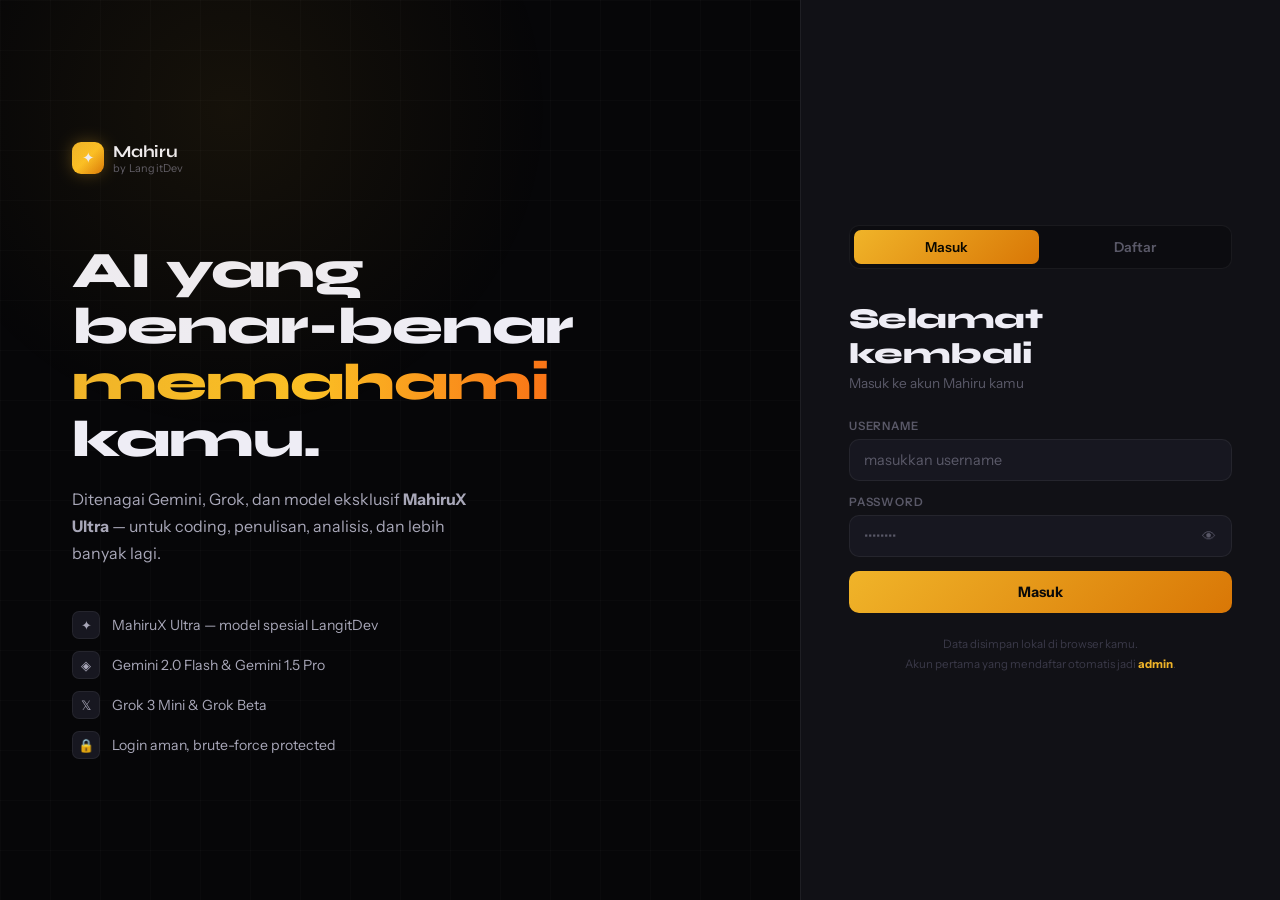
<file: index.html>
<!DOCTYPE html>
<html lang="id">
<head>
  <meta charset="UTF-8">
  <meta name="viewport" content="width=device-width, initial-scale=1.0">
  <title>Mahiru AI — LangitDev</title>
  <link rel="stylesheet" href="assets/style.css">
  <style>
    body { display:flex; min-height:100vh; overflow:hidden; }

    .left {
      flex:1; display:flex; flex-direction:column; justify-content:center;
      padding:64px 72px; position:relative; overflow:hidden; z-index:1;
    }
    .left::before {
      content:''; position:absolute; top:-240px; left:-120px;
      width:700px; height:700px;
      background:radial-gradient(circle, rgba(240,180,41,0.07) 0%, transparent 65%);
      pointer-events:none;
    }
    .brand-wrap { margin-bottom:68px; }
    .hero {
      font-family:'Syne',sans-serif; font-size:clamp(2.4rem,4vw,3.6rem);
      font-weight:800; line-height:1.1; letter-spacing:-0.02em; margin-bottom:18px;
    }
    .hero .hl {
      background:linear-gradient(90deg,#f0b429,#fbbf24,#f97316);
      -webkit-background-clip:text; -webkit-text-fill-color:transparent; background-clip:text;
    }
    .hero-sub { font-size:1rem; color:var(--text2); line-height:1.7; max-width:400px; margin-bottom:44px; }
    .feature-list { display:flex; flex-direction:column; gap:12px; }
    .feature-item { display:flex; align-items:center; gap:12px; font-size:0.88rem; color:var(--text2); }
    .feature-dot {
      width:28px; height:28px; border-radius:7px; background:var(--surface2);
      border:1px solid var(--border); display:flex; align-items:center; justify-content:center;
      font-size:13px; flex-shrink:0;
    }

    .right {
      width:480px; min-height:100vh; background:var(--surface);
      border-left:1px solid var(--border); display:flex; flex-direction:column;
      justify-content:center; padding:52px 48px; position:relative; z-index:1; overflow-y:auto;
    }
    .tabs {
      display:flex; background:var(--bg2); border:1px solid var(--border);
      border-radius:var(--radius); padding:4px; margin-bottom:32px; gap:4px;
    }
    .tab {
      flex:1; padding:9px; border-radius:7px; background:transparent; color:var(--muted);
      font-size:0.86rem; font-weight:600; transition:all 0.2s;
    }
    .tab.active { background:linear-gradient(135deg,#f0b429,#d97706); color:#0a0800; }

    .form-title {
      font-family:'Syne',sans-serif; font-size:1.8rem; font-weight:800;
      letter-spacing:-0.02em; margin-bottom:4px;
    }
    .form-subtitle { font-size:0.85rem; color:var(--muted); margin-bottom:28px; }

    .password-wrap { position:relative; }
    .password-wrap input { padding-right:42px; }
    .eye-btn {
      position:absolute; right:12px; top:50%; transform:translateY(-50%);
      background:none; color:var(--muted); font-size:14px; padding:4px; transition:color 0.15s;
    }
    .eye-btn:hover { color:var(--text); }

    .pw-strength { margin-top:6px; font-size:0.72rem; height:22px; }
    .strength-bar { height:3px; border-radius:2px; background:var(--surface3); margin-top:5px; overflow:hidden; }
    .strength-fill { height:100%; border-radius:2px; transition:width 0.3s, background 0.3s; }

    .form-panel { display:none; }
    .form-panel.active { display:block; }

    .footer-note { margin-top:22px; font-size:0.72rem; color:var(--muted2); text-align:center; line-height:1.7; }

    .lockscreen { display:none; text-align:center; padding:20px 0; }
    .lockscreen.show { display:block; }
    .lock-icon { font-size:48px; margin-bottom:16px; }
    .lock-timer { font-family:'Syne',sans-serif; font-size:2rem; font-weight:700; color:var(--red); margin:12px 0; }

    @media(max-width:768px) { .left{display:none;} .right{width:100%;padding:36px 24px;} }
  </style>
</head>
<body class="grid-bg">
  <div class="left">
    <div class="brand-wrap">
      <div class="mahiru-mark">
        <div class="logo">✦</div>
        <div><div class="name">Mahiru</div><span class="sub">by LangitDev</span></div>
      </div>
    </div>
    <h1 class="hero">AI yang<br>benar-benar<br><span class="hl">memahami</span><br>kamu.</h1>
    <p class="hero-sub">Ditenagai Gemini, Grok, dan model eksklusif <strong>MahiruX Ultra</strong> — untuk coding, penulisan, analisis, dan lebih banyak lagi.</p>
    <div class="feature-list">
      <div class="feature-item"><div class="feature-dot">✦</div>MahiruX Ultra — model spesial LangitDev</div>
      <div class="feature-item"><div class="feature-dot">◈</div>Gemini 2.0 Flash &amp; Gemini 1.5 Pro</div>
      <div class="feature-item"><div class="feature-dot">𝕏</div>Grok 3 Mini &amp; Grok Beta</div>
      <div class="feature-item"><div class="feature-dot">🔒</div>Login aman, brute-force protected</div>
    </div>
  </div>

  <div class="right">
    <div class="tabs">
      <button class="tab active" id="tabLogin" onclick="switchTab('login')">Masuk</button>
      <button class="tab" id="tabRegister" onclick="switchTab('register')">Daftar</button>
    </div>

    <div class="lockscreen" id="lockscreen">
      <div class="lock-icon">🔒</div>
      <div class="form-title">Akun Terkunci</div>
      <p class="form-subtitle">Terlalu banyak percobaan login yang gagal.</p>
      <div class="lock-timer" id="lockTimer">15:00</div>
      <p style="font-size:0.82rem;color:var(--muted)">Coba kembali setelah timer selesai.</p>
    </div>

    <div class="form-panel active" id="loginPanel">
      <h2 class="form-title">Selamat kembali</h2>
      <p class="form-subtitle">Masuk ke akun Mahiru kamu</p>
      <div class="form-group">
        <label>Username</label>
        <input type="text" id="loginUser" placeholder="masukkan username" autocomplete="username" maxlength="20">
      </div>
      <div class="form-group">
        <label>Password</label>
        <div class="password-wrap">
          <input type="password" id="loginPass" placeholder="••••••••" autocomplete="current-password">
          <button class="eye-btn" onclick="togglePw('loginPass',this)" type="button">👁</button>
        </div>
      </div>
      <button class="btn-primary" id="loginBtn" onclick="handleLogin()">
        <span id="loginBtnText">Masuk</span>
        <span class="spinner hidden" id="loginSpinner"></span>
      </button>
    </div>

    <div class="form-panel" id="registerPanel">
      <h2 class="form-title">Buat Akun</h2>
      <p class="form-subtitle">Bergabung dengan Mahiru AI gratis</p>
      <div class="form-group">
        <label>Nama Lengkap</label>
        <input type="text" id="regName" placeholder="nama kamu" autocomplete="name" maxlength="40">
      </div>
      <div class="form-group">
        <label>Username</label>
        <input type="text" id="regUser" placeholder="3–20 karakter, huruf/angka/_" autocomplete="username" maxlength="20" oninput="checkUsernameAvail(this.value)">
        <div class="text-xs" id="usernameStatus" style="margin-top:5px;height:14px"></div>
      </div>
      <div class="form-group">
        <label>Password</label>
        <div class="password-wrap">
          <input type="password" id="regPass" placeholder="min. 8 karakter, kapital + angka" autocomplete="new-password" oninput="checkPwStrength(this.value)">
          <button class="eye-btn" onclick="togglePw('regPass',this)" type="button">👁</button>
        </div>
        <div class="pw-strength">
          <div id="pwStrengthText" class="text-xs text-muted"></div>
          <div class="strength-bar"><div class="strength-fill" id="pwStrengthBar" style="width:0%"></div></div>
        </div>
      </div>
      <button class="btn-primary" id="registerBtn" onclick="handleRegister()">
        <span id="registerBtnText">Buat Akun</span>
        <span class="spinner hidden" id="registerSpinner"></span>
      </button>
    </div>

    <div class="footer-note" id="footerNote">
      Data disimpan lokal di browser kamu.<br>
      Akun pertama yang mendaftar otomatis jadi <strong style="color:var(--gold)">admin</strong>.
    </div>
  </div>

  <div class="toast" id="toast"></div>
  <script src="assets/auth.js"></script>
  <script>
    if (MahiruAuth.getSession()) window.location.href = 'chat.html';

    function switchTab(tab) {
      ['login','register'].forEach(t => {
        document.getElementById(t+'Panel').classList.toggle('active', t===tab);
        document.getElementById('tab'+t.charAt(0).toUpperCase()+t.slice(1)).classList.toggle('active', t===tab);
      });
    }

    function toast(msg, type='error') {
      const el=document.getElementById('toast');
      el.textContent=msg; el.className=`toast ${type} show`;
      setTimeout(()=>el.classList.remove('show'),3500);
    }

    function setLoading(id,on) {
      document.getElementById(id+'Btn').disabled=on;
      document.getElementById(id+'BtnText').classList.toggle('hidden',on);
      document.getElementById(id+'Spinner').classList.toggle('hidden',!on);
    }

    function togglePw(id,btn) {
      const inp=document.getElementById(id);
      inp.type=inp.type==='password'?'text':'password';
      btn.textContent=inp.type==='password'?'👁':'🙈';
    }

    function checkPwStrength(pw) {
      let s=0;
      if(pw.length>=8)s++; if(/[A-Z]/.test(pw))s++; if(/[0-9]/.test(pw))s++;
      if(/[^A-Za-z0-9]/.test(pw))s++; if(pw.length>=12)s++;
      const cfgs=[
        {w:'0%',c:'transparent',t:''},
        {w:'25%',c:'var(--red)',t:'Lemah'},
        {w:'50%',c:'#f97316',t:'Sedang'},
        {w:'75%',c:'#facc15',t:'Kuat'},
        {w:'100%',c:'var(--green)',t:'Sangat Kuat'},
        {w:'100%',c:'var(--green)',t:'Sangat Kuat ✓'},
      ];
      const c=cfgs[Math.min(s,5)];
      document.getElementById('pwStrengthBar').style.cssText=`width:${c.w};background:${c.c}`;
      const t=document.getElementById('pwStrengthText');
      t.textContent=c.t; t.style.color=c.c;
    }

    let uct;
    function checkUsernameAvail(val) {
      clearTimeout(uct);
      const el=document.getElementById('usernameStatus');
      if(!val){el.textContent='';return;}
      if(!/^[a-zA-Z0-9_]+$/.test(val)||val.length<3){
        el.style.color='var(--red)';el.textContent='✗ Hanya huruf/angka/_ (min. 3)';return;
      }
      uct=setTimeout(()=>{
        const users=MahiruAuth.getUsers();
        if(users[val.toLowerCase()]){
          el.style.color='var(--red)';el.textContent='✗ Username sudah digunakan';
        } else {
          el.style.color='var(--green)';el.textContent='✓ Username tersedia';
        }
      },400);
    }

    async function handleLogin() {
      const user=document.getElementById('loginUser').value.trim();
      const pass=document.getElementById('loginPass').value;
      if(!user||!pass) return toast('Isi username dan password');
      setLoading('login',true);
      const res=await MahiruAuth.login(user,pass);
      setLoading('login',false);
      if(!res.ok){ if(res.locked)showLockscreen(user); else toast(res.msg); return; }
      toast('Selamat datang, '+res.session.name+'!','success');
      setTimeout(()=>window.location.href='chat.html',900);
    }

    async function handleRegister() {
      const name=document.getElementById('regName').value.trim();
      const user=document.getElementById('regUser').value.trim();
      const pass=document.getElementById('regPass').value;
      setLoading('register',true);
      const res=await MahiruAuth.register(name,user,pass);
      setLoading('register',false);
      if(!res.ok) return toast(res.msg);
      toast(res.msg,'success');
      setTimeout(()=>switchTab('login'),1200);
    }

    function showLockscreen(username) {
      document.getElementById('loginPanel').classList.remove('active');
      document.getElementById('lockscreen').classList.add('show');
      document.getElementById('footerNote').style.display='none';
      const iv=setInterval(()=>{
        const lockouts=JSON.parse(localStorage.getItem('mhr_lockouts')||'{}');
        const l=lockouts[username?.toLowerCase()];
        if(!l||Date.now()>l.until){
          clearInterval(iv);
          document.getElementById('lockscreen').classList.remove('show');
          document.getElementById('loginPanel').classList.add('active');
          document.getElementById('footerNote').style.display='';
          toast('Akun bisa digunakan kembali','info');
          return;
        }
        const rem=l.until-Date.now();
        const m=Math.floor(rem/60000), s=Math.floor((rem%60000)/1000);
        document.getElementById('lockTimer').textContent=`${String(m).padStart(2,'0')}:${String(s).padStart(2,'0')}`;
      },1000);
    }

    document.addEventListener('keydown',e=>{
      if(e.key!=='Enter') return;
      document.getElementById('loginPanel').classList.contains('active') ? handleLogin() : handleRegister();
    });
  </script>
</body>
</html>
</file>
<file: assets/style.css>
/* ══════════════════════════════════════════════════════
   style.css — Mahiru AI Shared Styles
   LangitDev © 2025
   ══════════════════════════════════════════════════════ */

@import url('https://fonts.googleapis.com/css2?family=Syne:wght@400;500;600;700;800&family=Instrument+Sans:ital,wght@0,400;0,500;0,600;1,400&display=swap');

*, *::before, *::after { box-sizing: border-box; margin: 0; padding: 0; }

:root {
  --bg:        #060608;
  --bg2:       #0c0c10;
  --surface:   #111116;
  --surface2:  #171720;
  --surface3:  #1d1d28;
  --border:    rgba(255,255,255,0.06);
  --border2:   rgba(255,255,255,0.03);
  --text:      #eeedf5;
  --text2:     #a8a7b8;
  --muted:     #5a5968;
  --muted2:    #3a3948;

  --gold:      #f0b429;
  --gold2:     #fcd34d;
  --blue:      #4285f4;
  --teal:      #14b8a6;
  --red:       #f87171;
  --green:     #4ade80;

  --accent:    #f0b429;
  --glow:      rgba(240,180,41,0.15);

  --radius:    10px;
  --sidebar-w: 265px;
}

body {
  font-family: 'Instrument Sans', sans-serif;
  background: var(--bg);
  color: var(--text);
  min-height: 100vh;
  -webkit-font-smoothing: antialiased;
}

/* ── Scrollbar ── */
::-webkit-scrollbar { width: 4px; height: 4px; }
::-webkit-scrollbar-track { background: transparent; }
::-webkit-scrollbar-thumb { background: var(--surface3); border-radius: 2px; }

/* ── Typography ── */
.font-display { font-family: 'Syne', sans-serif; }

/* ── Input Base ── */
input, textarea, select {
  font-family: 'Instrument Sans', sans-serif;
  background: var(--surface2);
  border: 1px solid var(--border);
  border-radius: var(--radius);
  color: var(--text);
  outline: none;
  transition: border-color 0.2s, box-shadow 0.2s;
}

input:focus, textarea:focus, select:focus {
  border-color: rgba(240,180,41,0.4);
  box-shadow: 0 0 0 3px var(--glow);
}

input::placeholder, textarea::placeholder { color: var(--muted); }

/* ── Button Base ── */
button {
  font-family: 'Instrument Sans', sans-serif;
  cursor: pointer;
  border: none;
  outline: none;
}

/* ── Toast ── */
.toast {
  position: fixed;
  bottom: 22px;
  right: 22px;
  padding: 11px 18px;
  border-radius: var(--radius);
  font-size: 0.84rem;
  font-weight: 500;
  transform: translateY(70px) scale(0.96);
  opacity: 0;
  transition: all 0.28s cubic-bezier(0.34, 1.56, 0.64, 1);
  z-index: 9999;
  max-width: 320px;
  pointer-events: none;
}

.toast.show {
  transform: translateY(0) scale(1);
  opacity: 1;
}

.toast.success { background: #0d2918; color: var(--green); border: 1px solid rgba(74,222,128,0.2); }
.toast.error   { background: #200d0d; color: var(--red);   border: 1px solid rgba(248,113,113,0.2); }
.toast.info    { background: #0d1a30; color: #60a5fa;       border: 1px solid rgba(96,165,250,0.2); }
.toast.warn    { background: #1f1408; color: var(--gold);   border: 1px solid rgba(240,180,41,0.2); }

/* ── Loading Spinner ── */
@keyframes spin { to { transform: rotate(360deg); } }
.spinner {
  width: 16px; height: 16px;
  border: 2px solid rgba(255,255,255,0.15);
  border-top-color: currentColor;
  border-radius: 50%;
  animation: spin 0.65s linear infinite;
  display: inline-block;
}

/* ── Fade animations ── */
@keyframes fadeIn  { from { opacity:0; } to { opacity:1; } }
@keyframes fadeUp  { from { opacity:0; transform:translateY(12px); } to { opacity:1; transform:translateY(0); } }
@keyframes fadeDown{ from { opacity:0; transform:translateY(-8px); } to { opacity:1; transform:translateY(0); } }
@keyframes pulse   { 0%,100%{opacity:1} 50%{opacity:.4} }
@keyframes shimmer {
  0%   { background-position: -200% center; }
  100% { background-position: 200% center; }
}

.animate-fadeup   { animation: fadeUp 0.25s ease both; }
.animate-fadein   { animation: fadeIn 0.2s ease both; }
.animate-fadedown { animation: fadeDown 0.2s ease both; }

/* ── Badge ── */
.badge {
  display: inline-flex;
  align-items: center;
  padding: 2px 7px;
  border-radius: 20px;
  font-size: 0.65rem;
  font-weight: 700;
  letter-spacing: 0.06em;
  text-transform: uppercase;
}

.badge-gold   { background: rgba(240,180,41,0.15); color: var(--gold); border:1px solid rgba(240,180,41,0.25); }
.badge-blue   { background: rgba(66,133,244,0.15); color: #60a5fa; border:1px solid rgba(66,133,244,0.25); }
.badge-green  { background: rgba(74,222,128,0.12); color: var(--green); border:1px solid rgba(74,222,128,0.2); }
.badge-gray   { background: var(--surface3); color: var(--text2); border:1px solid var(--border); }
.badge-red    { background: rgba(248,113,113,0.12); color: var(--red); border:1px solid rgba(248,113,113,0.2); }

/* ── Brand mark ── */
.mahiru-mark {
  display: inline-flex;
  align-items: center;
  gap: 9px;
}

.mahiru-mark .logo {
  width: 32px; height: 32px;
  background: linear-gradient(135deg, #f0b429, #fbbf24, #d97706);
  border-radius: 9px;
  display: flex; align-items: center; justify-content: center;
  font-size: 15px;
  box-shadow: 0 0 16px rgba(240,180,41,0.3);
}

.mahiru-mark .name {
  font-family: 'Syne', sans-serif;
  font-weight: 700;
  font-size: 1.05rem;
  letter-spacing: -0.01em;
}

.mahiru-mark .sub {
  font-size: 0.68rem;
  color: var(--muted);
  display: block;
  margin-top: -1px;
  font-weight: 400;
  letter-spacing: 0.02em;
}

/* ── Grid background ── */
.grid-bg::before {
  content: '';
  position: fixed;
  inset: 0;
  background-image:
    linear-gradient(rgba(255,255,255,0.018) 1px, transparent 1px),
    linear-gradient(90deg, rgba(255,255,255,0.018) 1px, transparent 1px);
  background-size: 50px 50px;
  pointer-events: none;
  z-index: 0;
}

/* ── Glass card ── */
.glass {
  background: rgba(17,17,22,0.8);
  backdrop-filter: blur(12px);
  border: 1px solid var(--border);
  border-radius: 14px;
}

/* ── Divider ── */
.divider {
  display: flex;
  align-items: center;
  gap: 12px;
  color: var(--muted);
  font-size: 0.75rem;
}

.divider::before,
.divider::after {
  content: '';
  flex: 1;
  height: 1px;
  background: var(--border);
}

/* ── Form group ── */
.form-group { margin-bottom: 14px; }

.form-group label {
  display: block;
  font-size: 0.72rem;
  font-weight: 600;
  color: var(--muted);
  text-transform: uppercase;
  letter-spacing: 0.07em;
  margin-bottom: 6px;
}

.form-group input,
.form-group select,
.form-group textarea {
  width: 100%;
  padding: 11px 14px;
  font-size: 0.9rem;
}

/* ── Primary button ── */
.btn-primary {
  width: 100%;
  padding: 12px;
  background: linear-gradient(135deg, #f0b429, #d97706);
  border-radius: var(--radius);
  color: #0a0a0a;
  font-weight: 700;
  font-size: 0.9rem;
  transition: opacity 0.15s, transform 0.1s;
  letter-spacing: 0.01em;
}

.btn-primary:hover { opacity: 0.9; }
.btn-primary:active { transform: scale(0.99); }
.btn-primary:disabled { opacity: 0.4; cursor: not-allowed; }

.btn-primary.loading {
  pointer-events: none;
  opacity: 0.6;
}

/* ── Secondary button ── */
.btn-secondary {
  padding: 9px 16px;
  background: var(--surface2);
  border: 1px solid var(--border);
  border-radius: var(--radius);
  color: var(--text2);
  font-size: 0.84rem;
  font-weight: 500;
  transition: background 0.15s, color 0.15s;
}

.btn-secondary:hover {
  background: var(--surface3);
  color: var(--text);
}

/* ── Danger button ── */
.btn-danger {
  padding: 7px 13px;
  background: rgba(248,113,113,0.1);
  border: 1px solid rgba(248,113,113,0.2);
  border-radius: 7px;
  color: var(--red);
  font-size: 0.8rem;
  transition: background 0.15s;
}

.btn-danger:hover { background: rgba(248,113,113,0.2); }

/* ── Model card ── */
.model-option {
  position: relative;
  padding: 12px 14px;
  border-radius: var(--radius);
  border: 1px solid var(--border);
  cursor: pointer;
  transition: border-color 0.2s, background 0.2s;
  display: flex;
  align-items: center;
  gap: 12px;
}

.model-option:hover { background: var(--surface2); }

.model-option.selected {
  border-color: var(--gold);
  background: rgba(240,180,41,0.06);
}

.model-option.special {
  border-color: rgba(240,180,41,0.3);
  background: rgba(240,180,41,0.04);
}

.model-option.special.selected {
  border-color: var(--gold);
  box-shadow: 0 0 0 2px var(--glow);
}

.model-icon {
  width: 34px; height: 34px;
  border-radius: 8px;
  display: flex; align-items: center; justify-content: center;
  font-size: 15px;
  flex-shrink: 0;
}

.model-info { flex: 1; min-width: 0; }
.model-name { font-size: 0.88rem; font-weight: 600; margin-bottom: 2px; }
.model-desc { font-size: 0.75rem; color: var(--muted); }

/* ── Utility ── */
.text-muted   { color: var(--muted); }
.text-gold    { color: var(--gold); }
.text-red     { color: var(--red); }
.text-green   { color: var(--green); }
.text-sm      { font-size: 0.84rem; }
.text-xs      { font-size: 0.75rem; }
.fw-600       { font-weight: 600; }
.fw-700       { font-weight: 700; }
.mt-auto      { margin-top: auto; }
.flex         { display: flex; }
.flex-col     { flex-direction: column; }
.items-center { align-items: center; }
.gap-8        { gap: 8px; }
.gap-12       { gap: 12px; }
.w-full       { width: 100%; }
.relative     { position: relative; }
.hidden       { display: none !important; }
</file>
